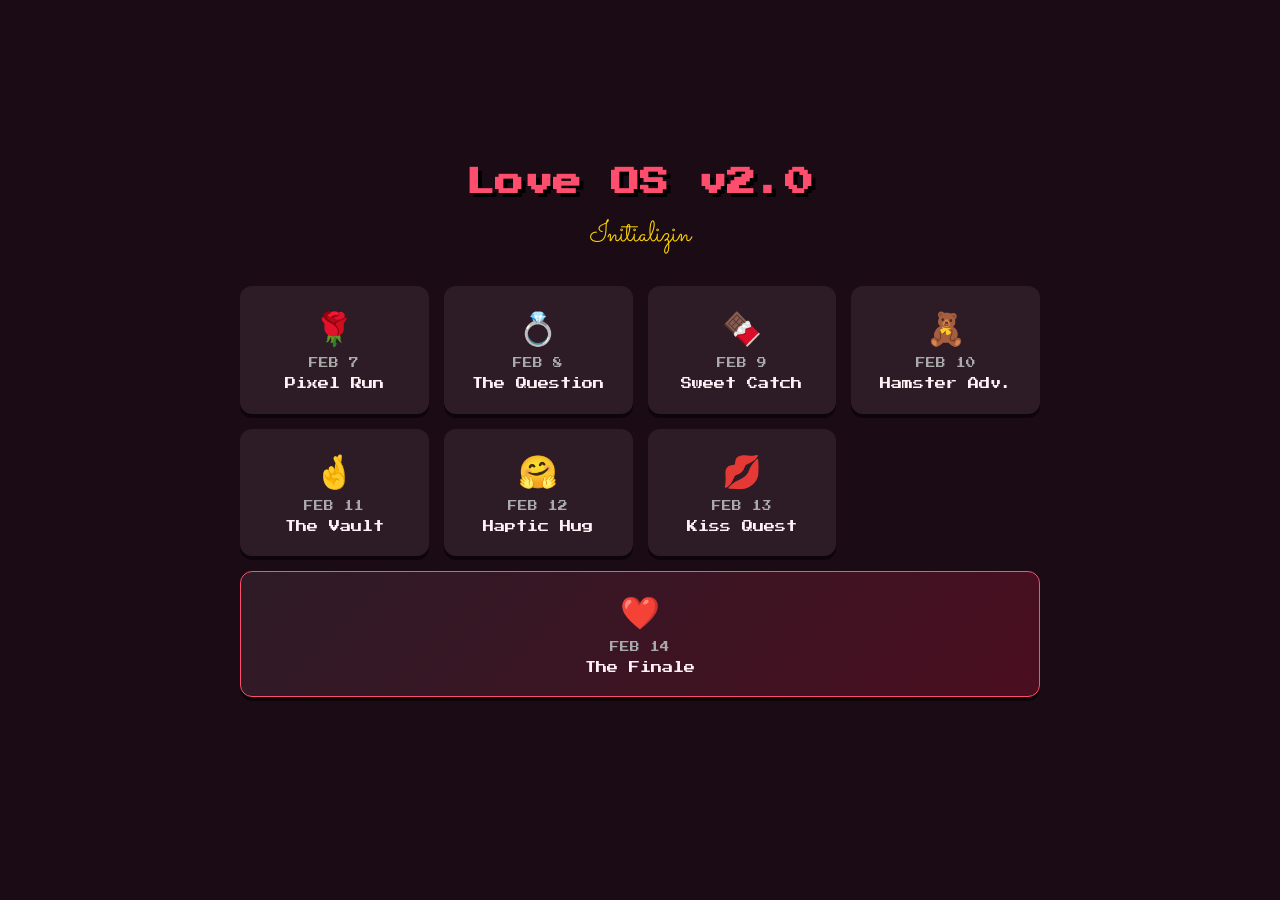
<file: index.html>
<!DOCTYPE html>
<html lang="en">
<head>
    <meta charset="UTF-8">
    <meta name="viewport" content="width=device-width, initial-scale=1.0, maximum-scale=1.0, user-scalable=no">
    <title>Love OS v2.0 | Valentine 2026</title>
    
    <link rel="stylesheet" href="style.css">
    
    <link href="https://fonts.googleapis.com/css2?family=Press+Start+2P&family=Sacramento&display=swap" rel="stylesheet">
    
    <script src="https://cdnjs.cloudflare.com/ajax/libs/gsap/3.12.2/gsap.min.js"></script>
</head>
<body>

    <div class="container">
        <header>
            <h1 class="title">Love OS v2.0</h1>
            <p class="subtitle" id="typing-text">Initializing Heartbeat...</p>
        </header>

        <div class="grid-menu">
            <a href="day1_rose.html" class="card">
                <div class="icon"><span class="emoji">🌹</span></div>
                <div class="date">Feb 7</div>
                <div class="label">Pixel Run</div>
            </a>

            <a href="day2_propose.html" class="card">
                <div class="icon"><span class="emoji">💍</span></div>
                <div class="date">Feb 8</div>
                <div class="label">The Question</div>
            </a>

            <a href="day3_chocolate.html" class="card">
                <div class="icon"><span class="emoji">🍫</span></div>
                <div class="date">Feb 9</div>
                <div class="label">Sweet Catch</div>
            </a>

            <a href="day4_teddy.html" class="card">
                <div class="icon"><span class="emoji">🧸</span></div>
                <div class="date">Feb 10</div>
                <div class="label">Hamster Adv.</div>
            </a>

            <a href="day5_promise.html" class="card">
                <div class="icon"><span class="emoji">🤞</span></div>
                <div class="date">Feb 11</div>
                <div class="label">The Vault</div>
            </a>

            <a href="day6_hug.html" class="card">
                <div class="icon"><span class="emoji">🤗</span></div>
                <div class="date">Feb 12</div>
                <div class="label">Haptic Hug</div>
            </a>

            <a href="day7_kiss.html" class="card">
                <div class="icon"><span class="emoji">💋</span></div>
                <div class="date">Feb 13</div>
                <div class="label">Kiss Quest</div>
            </a>

            <a href="day8_valentine.html" class="card final">
                <div class="icon"><span class="emoji">❤️</span></div>
                <div class="date">Feb 14</div>
                <div class="label">The Finale</div>
            </a>
        </div>
        
        <footer>
            <p>Built with ❤️ by Tanvir</p>
        </footer>
    </div>

    <script src="lib/script.js"></script>
    <script src="https://cdnjs.cloudflare.com/ajax/libs/gsap/3.12.2/gsap.min.js"></script>
</body>
</html>
</file>
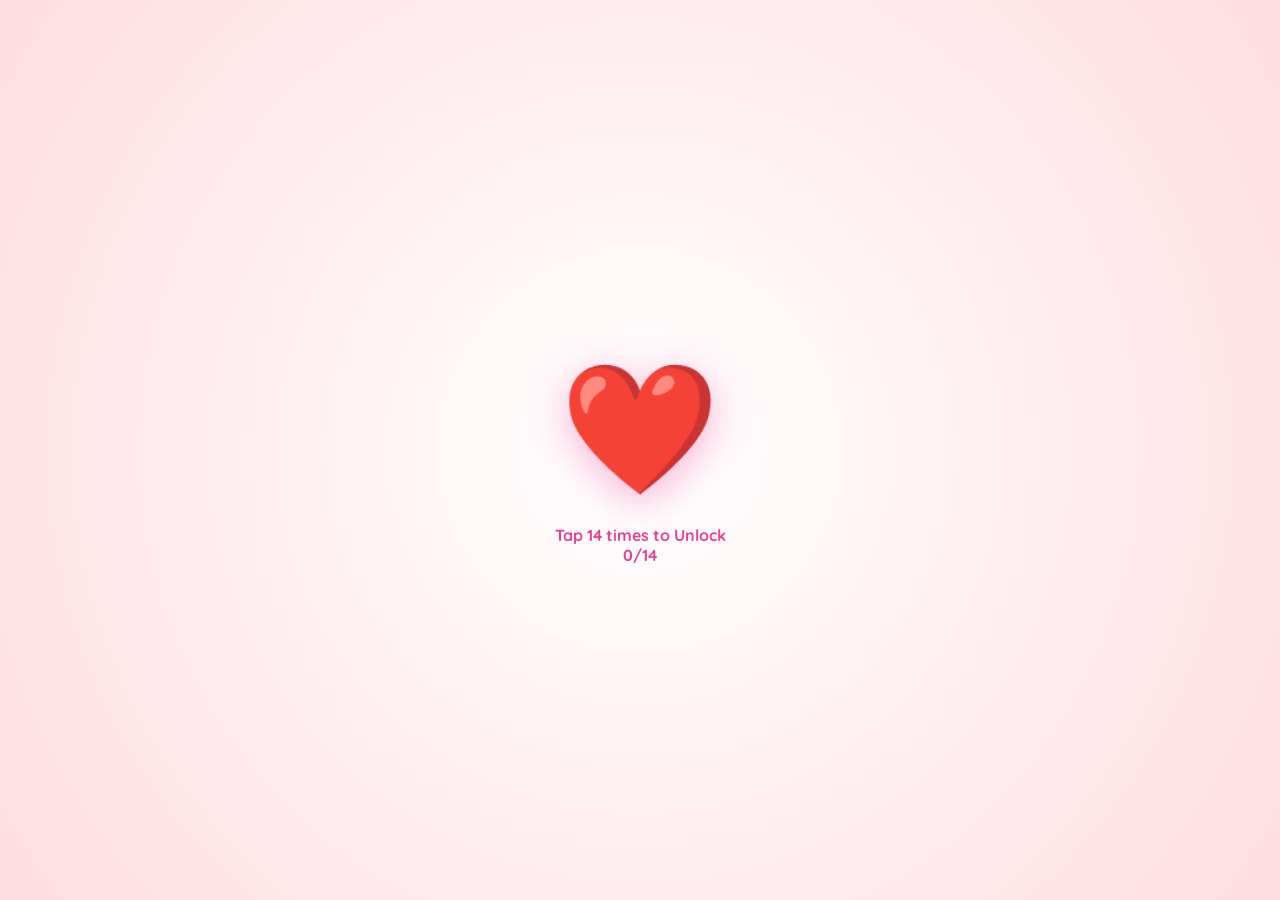
<file: day8_valentine.html>
<!DOCTYPE html>
<html lang="en">
<head>
    <meta charset="UTF-8">
    <meta name="viewport" content="width=device-width, initial-scale=1.0, maximum-scale=1.0, user-scalable=no">
    <title>Happy Valentine's Day ❤️</title>
    
    <link rel="stylesheet" href="style.css">
    <link href="https://fonts.googleapis.com/css2?family=Dancing+Script:wght@700&family=Playfair+Display:wght@400;700&family=Quicksand:wght@500&display=swap" rel="stylesheet">

    <script src="lib/gsap.min.js"></script>
    <script src="lib/howler.min.js"></script>
    <script src="lib/confetti.browser.min.js"></script>

    <style>
        body {
            margin: 0; padding: 0;
            background: #ffdde1;
            font-family: 'Playfair Display', serif;
            color: #2d3436;
            overflow-x: hidden; /* Hide horizontal scroll */
        }

        /* --- LOADING / LOCK SCREEN --- */
        #lock-screen {
            position: fixed; top: 0; left: 0; width: 100vw; height: 100vh;
            background: radial-gradient(circle, #fff 0%, #ffdde1 100%);
            z-index: 100;
            display: flex; flex-direction: column; justify-content: center; align-items: center;
            text-align: center;
            transition: transform 1s cubic-bezier(0.7, 0, 0.3, 1);
        }

        #heart-lock {
            font-size: 8rem; cursor: pointer;
            filter: drop-shadow(0 10px 20px rgba(232, 67, 147, 0.4));
            transition: transform 0.1s;
            user-select: none;
        }
        #heart-lock:active { transform: scale(0.9); }

        .instruction {
            font-family: 'Quicksand', sans-serif; color: #e84393; margin-top: 20px;
            font-weight: bold; animation: pulse 2s infinite;
        }
        @keyframes pulse { 0%, 100% { opacity: 0.6; } 50% { opacity: 1; } }

        /* --- MAIN CONTENT (THE LETTER) --- */
        #main-content {
            display: none; /* Hidden until unlocked */
            width: 100%; min-height: 100vh;
            background: #fff0f3;
            padding-bottom: 50px;
        }

        /* Hero Image */
        header {
            width: 100%; height: 40vh;
            background-image: url('assets/us_forever.png'); /* Using previous reward as hero */
            background-size: cover; background-position: center;
            position: relative;
            mask-image: linear-gradient(to bottom, black 80%, transparent 100%);
            -webkit-mask-image: linear-gradient(to bottom, black 80%, transparent 100%);
        }

        .letter-container {
            padding: 20px 30px;
            max-width: 600px; margin: -50px auto 0;
            background: white;
            border-radius: 5px;
            box-shadow: 0 10px 30px rgba(0,0,0,0.1);
            position: relative;
            line-height: 1.8; font-size: 1.1rem;
        }

        /* Paper Texture effect */
        .letter-container::before {
            content: ''; position: absolute; top: 0; left: 0; width: 100%; height: 5px;
            background: repeating-linear-gradient(45deg, #e84393, #e84393 10px, white 10px, white 20px);
        }

        h1 {
            font-family: 'Dancing Script', cursive; font-size: 3rem; color: #d63031;
            text-align: center; margin-bottom: 30px; margin-top: 10px;
        }

        p { margin-bottom: 20px; color: #555; }

        /* --- MEMORY GALLERY --- */
        .gallery {
            display: grid; grid-template-columns: repeat(2, 1fr); gap: 15px;
            margin-top: 40px;
        }

        .polaroid {
            background: white; padding: 10px 10px 30px 10px;
            box-shadow: 0 4px 10px rgba(0,0,0,0.1);
            transform: rotate(var(--r));
            transition: transform 0.3s;
        }
        .polaroid:hover { transform: scale(1.05) rotate(0deg); z-index: 10; }
        
        .polaroid img { width: 100%; border-radius: 3px; }
        .polaroid span {
            display: block; text-align: center; font-family: 'Dancing Script'; 
            color: #888; font-size: 1.2rem; margin-top: 10px;
        }

        /* --- FOOTER --- */
        .footer {
            text-align: center; margin-top: 50px; padding-bottom: 30px;
        }
        .btn-restart {
            background: #d63031; color: white; border: none;
            padding: 15px 40px; font-family: 'Quicksand'; font-weight: bold;
            border-radius: 50px; cursor: pointer; font-size: 1rem;
            box-shadow: 0 5px 15px rgba(214, 48, 49, 0.4);
        }

        /* Floating Hearts BG */
        .floating-heart {
            position: fixed; font-size: 1.5rem; color: #ff7675; pointer-events: none; z-index: 0;
            opacity: 0.6;
        }
    </style>
</head>
<body>

    <div id="lock-screen">
        <div id="heart-lock" onclick="tapHeart()">❤️</div>
        <div class="instruction">Tap 14 times to Unlock<br><span id="tap-count">0</span>/14</div>
    </div>

    <div id="main-content">
        <header></header>
        
        <div class="letter-container">
            <h1>My Dearest Valentine</h1>
            
            <p><strong>To Mrs. Tanvir,</strong></p>
            
            <p>From the first bug we fixed to the "System Crash" of falling in love, it's been the best adventure of my life.</p>
            
            <p>You are the CSS to my HTML, making everything beautiful. You are the Logic to my Code, making everything make sense.</p>
            
            <p>This week was just a small digital collection of my feelings. But the real love is in the coffee we share, the anime we watch, and the silent moments where I just look at you and realize how lucky I am.</p>
            
            <p>I promise to keep debugging our problems and updating our happiness, forever. v1.0 to Infinity.</p>
            
            <p style="text-align: right; font-weight: bold; margin-top: 30px;">- Your Tanvir</p>

            <div class="gallery">
                <div class="polaroid" style="--r: -3deg;">
                    <img src="assets/d1_rose.png" alt="Rose">
                    <span>The Beginning</span>
                </div>
                <div class="polaroid" style="--r: 4deg;">
                    <img src="assets/d3_gold_choco.png" alt="Sweet">
                    <span>Sweet Moments</span>
                </div>
                <div class="polaroid" style="--r: -2deg;">
                    <img src="assets/d4_teddy.png" alt="Cuddles">
                    <span>Soft Hugs</span>
                </div>
                <div class="polaroid" style="--r: 3deg;">
                    <img src="assets/d7_reward.png" alt="Kiss">
                    <span>Us Forever</span>
                </div>
            </div>

            <div class="footer">
                <p>Happy Valentine's Day 2026</p>
                <button class="btn-restart" onclick="location.href='index.html'">Replay Our Week ↺</button>
            </div>
        </div>
    </div>

    <script>
        // --- AUDIO ---
        let bgm;
        const sfxPop = new Howl({ src: ['assets/sfx_collect.mp3'], volume: 0.5 });
        const sfxUnlock = new Howl({ src: ['assets/sfx_win.mp3'], volume: 1.0 });

        try {
            bgm = new Howl({ 
                src: ['assets/bgm_romantic.mp3'], 
                loop: true, 
                volume: 0.6,
                autoplay: false 
            });
        } catch(e) {}

        // --- LOCK LOGIC ---
        let taps = 0;
        const GOAL = 14;
        const heart = document.getElementById('heart-lock');
        const countEl = document.getElementById('tap-count');
        const lockScreen = document.getElementById('lock-screen');
        const mainContent = document.getElementById('main-content');

        function tapHeart() {
            taps++;
            countEl.innerText = taps;
            sfxPop.play();

            // Heart Beat Animation
            gsap.fromTo(heart, { scale: 0.8 }, { scale: 1.2, duration: 0.1, yoyo: true, repeat: 1 });

            if (taps === GOAL) {
                unlockLove();
            }
        }

        function unlockLove() {
            sfxUnlock.play();
            if(bgm) bgm.play();
            confetti({ particleCount: 300, spread: 150, zIndex: 200 });

            // Animate Unlock
            gsap.to(heart, { scale: 20, opacity: 0, duration: 1, ease: "power2.in" });
            
            // Slide up lock screen
            setTimeout(() => {
                lockScreen.style.transform = "translateY(-100%)";
                mainContent.style.display = "block";
                
                // Animate Content In
                gsap.from(".letter-container", { y: 100, opacity: 0, duration: 1.5, ease: "power3.out", delay: 0.5 });
                
                startFloatingHearts();
            }, 800);
        }

        // --- BACKGROUND FLOATING HEARTS ---
        function startFloatingHearts() {
            setInterval(() => {
                const h = document.createElement('div');
                h.classList.add('floating-heart');
                h.innerHTML = "❤";
                h.style.left = Math.random() * 100 + "vw";
                h.style.top = "100vh";
                h.style.fontSize = Math.random() * 20 + 10 + "px";
                document.body.appendChild(h);

                gsap.to(h, {
                    y: -window.innerHeight - 50,
                    x: (Math.random() - 0.5) * 100, // Slight Sway
                    rotation: Math.random() * 360,
                    duration: Math.random() * 5 + 5,
                    onComplete: () => h.remove()
                });
            }, 500);
        }

    </script>
</body>
</html>
</file>
<file: style.css>
:root {
    --bg-color: #1a0b14; /* Deep romantic dark */
    --card-bg: #2d1b26;
    --accent: #ff4d6d;   /* Rose Pink */
    --gold: #ffd700;
    --text: #fff0f5;
}

* { 
    margin: 0; 
    padding: 0; 
    box-sizing: border-box; 
    -webkit-tap-highlight-color: transparent;
    user-select: none;
}

body {
    background-color: var(--bg-color);
    color: var(--text);
    font-family: 'Press Start 2P', cursive;
    display: flex;
    justify-content: center;
    align-items: center;
    min-height: 100vh;
}

.container {
    text-align: center;
    width: 90%;
    max-width: 800px;
    padding: 20px 0;
}

header { margin-bottom: 20px; }

.title {
    font-size: 1.8rem;
    color: var(--accent);
    text-shadow: 4px 4px 0px #000;
    margin-bottom: 10px;
    line-height: 1.5;
}

.subtitle {
    font-family: 'Sacramento', cursive;
    font-size: 1.8rem;
    color: var(--gold);
    margin-bottom: 30px;
    min-height: 35px;
}

/* --- GRID LAYOUT --- */
.grid-menu {
    display: grid;
    grid-template-columns: 1fr 1fr;
    gap: 15px;
    margin-bottom: 30px;
}

/* --- CARD DESIGN --- */
.card {
    background: var(--card-bg);
    padding: 20px 10px;
    border-radius: 12px;
    text-decoration: none;
    color: var(--text);
    border: 2px solid transparent;
    transition: transform 0.2s, border-color 0.2s;
    position: relative;
    overflow: hidden;
    display: flex; flex-direction: column; align-items: center; justify-content: center;
    box-shadow: 0 4px 0 rgba(0,0,0,0.5);
}

.card:active {
    transform: translateY(4px);
    box-shadow: 0 0 0 rgba(0,0,0,0.5);
    background-color: #3d2b36;
}

/* --- ICONS --- */
.emoji {
    font-family: "Apple Color Emoji", "Segoe UI Emoji", "Noto Color Emoji", sans-serif;
    font-style: normal;
}
.icon { font-size: 2rem; margin-bottom: 10px; }
.date { font-size: 0.6rem; color: #aaa; text-transform: uppercase; margin-bottom: 8px; }
.label { font-size: 0.7rem; line-height: 1.4; }

/* Special Finale Card */
.card.final {
    grid-column: span 2;
    background: linear-gradient(135deg, #2d1b26 0%, #4a0e20 100%);
    border: 1px solid var(--accent);
}

/* Footer */
footer p { font-size: 0.6rem; color: #666; margin-top: 20px; }

@media (min-width: 600px) {
    .grid-menu { grid-template-columns: repeat(4, 1fr); }
    .card.final { grid-column: span 4; }
}

/* ========================================= */
/* 🔒 LOCKED STATE STYLES (REQUIRED)         */
/* ========================================= */
.card.locked {
    filter: grayscale(100%);
    opacity: 0.6;
    cursor: not-allowed;
    position: relative;
}

.card.locked::after {
    content: "🔒";
    position: absolute;
    top: 50%; left: 50%;
    transform: translate(-50%, -50%);
    font-size: 3rem;
    filter: grayscale(0);
    text-shadow: 0 5px 10px rgba(0,0,0,0.8);
    z-index: 10;
}
</file>
